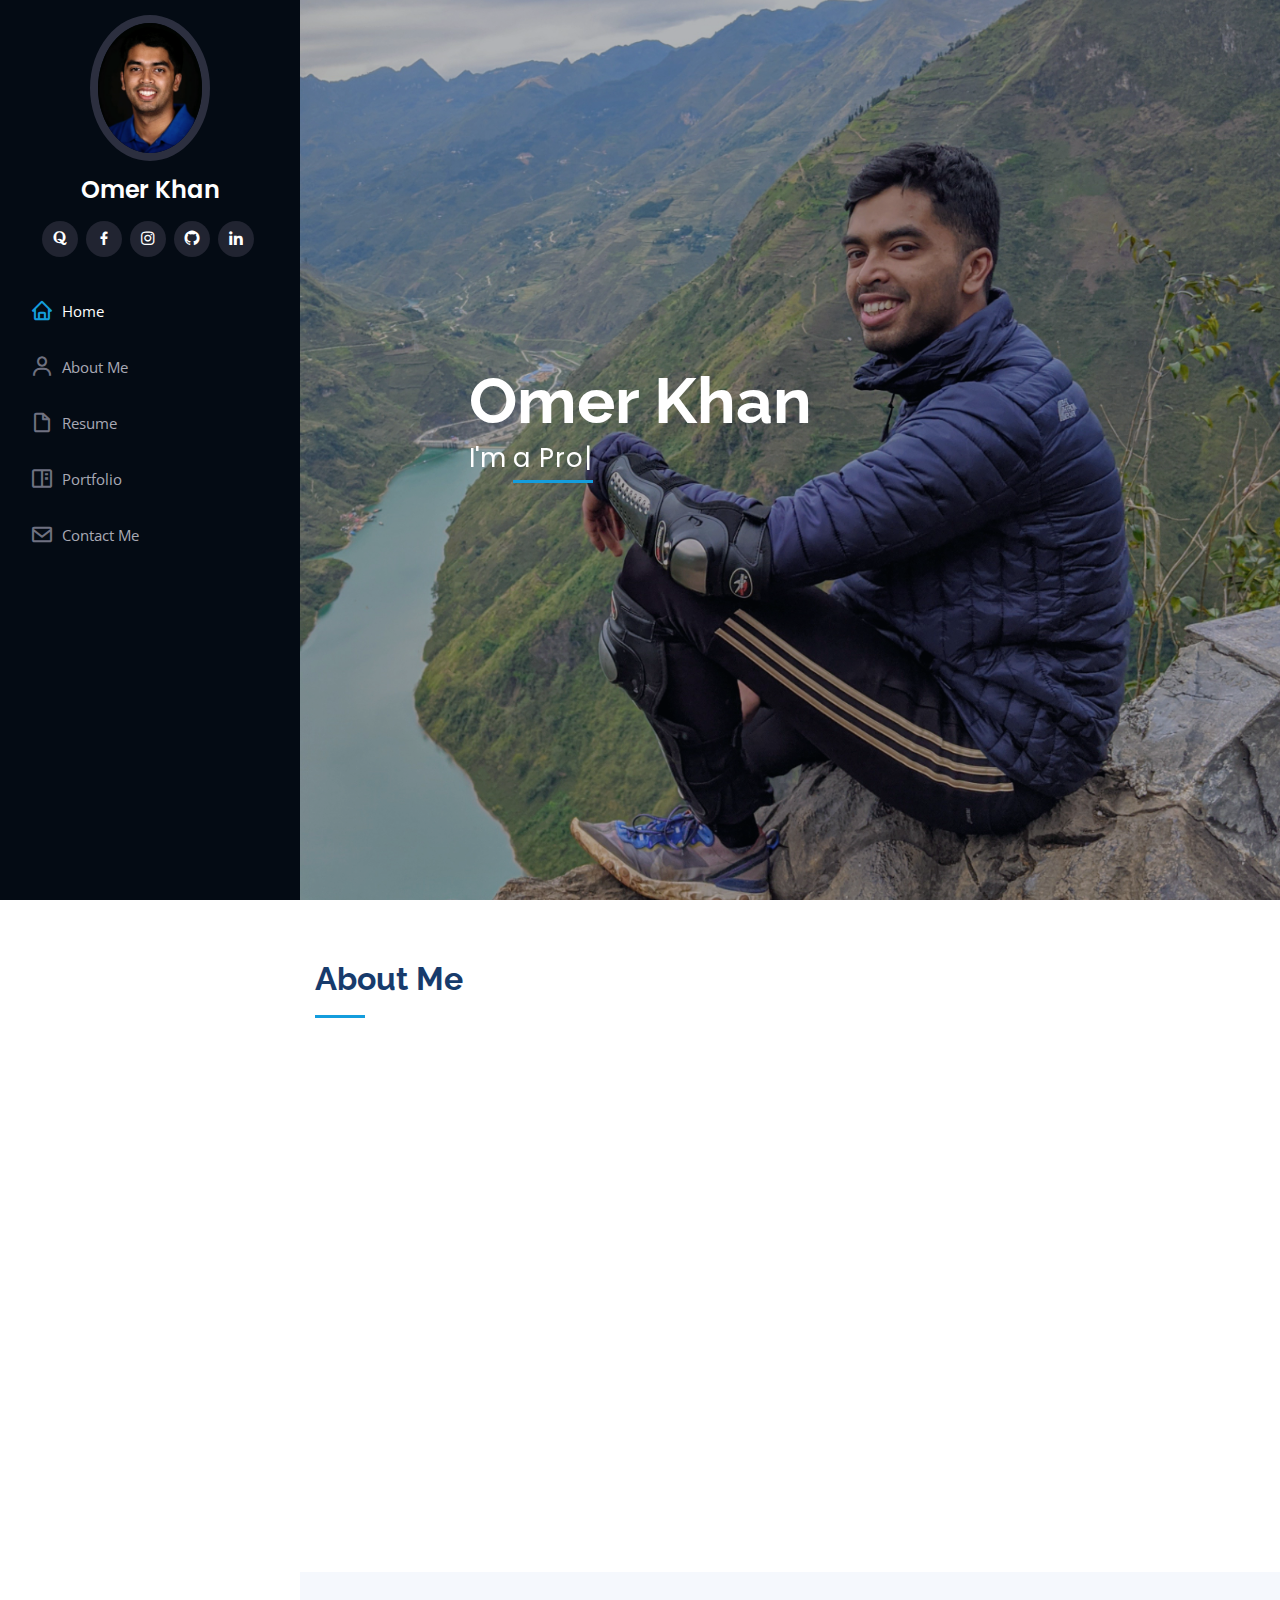
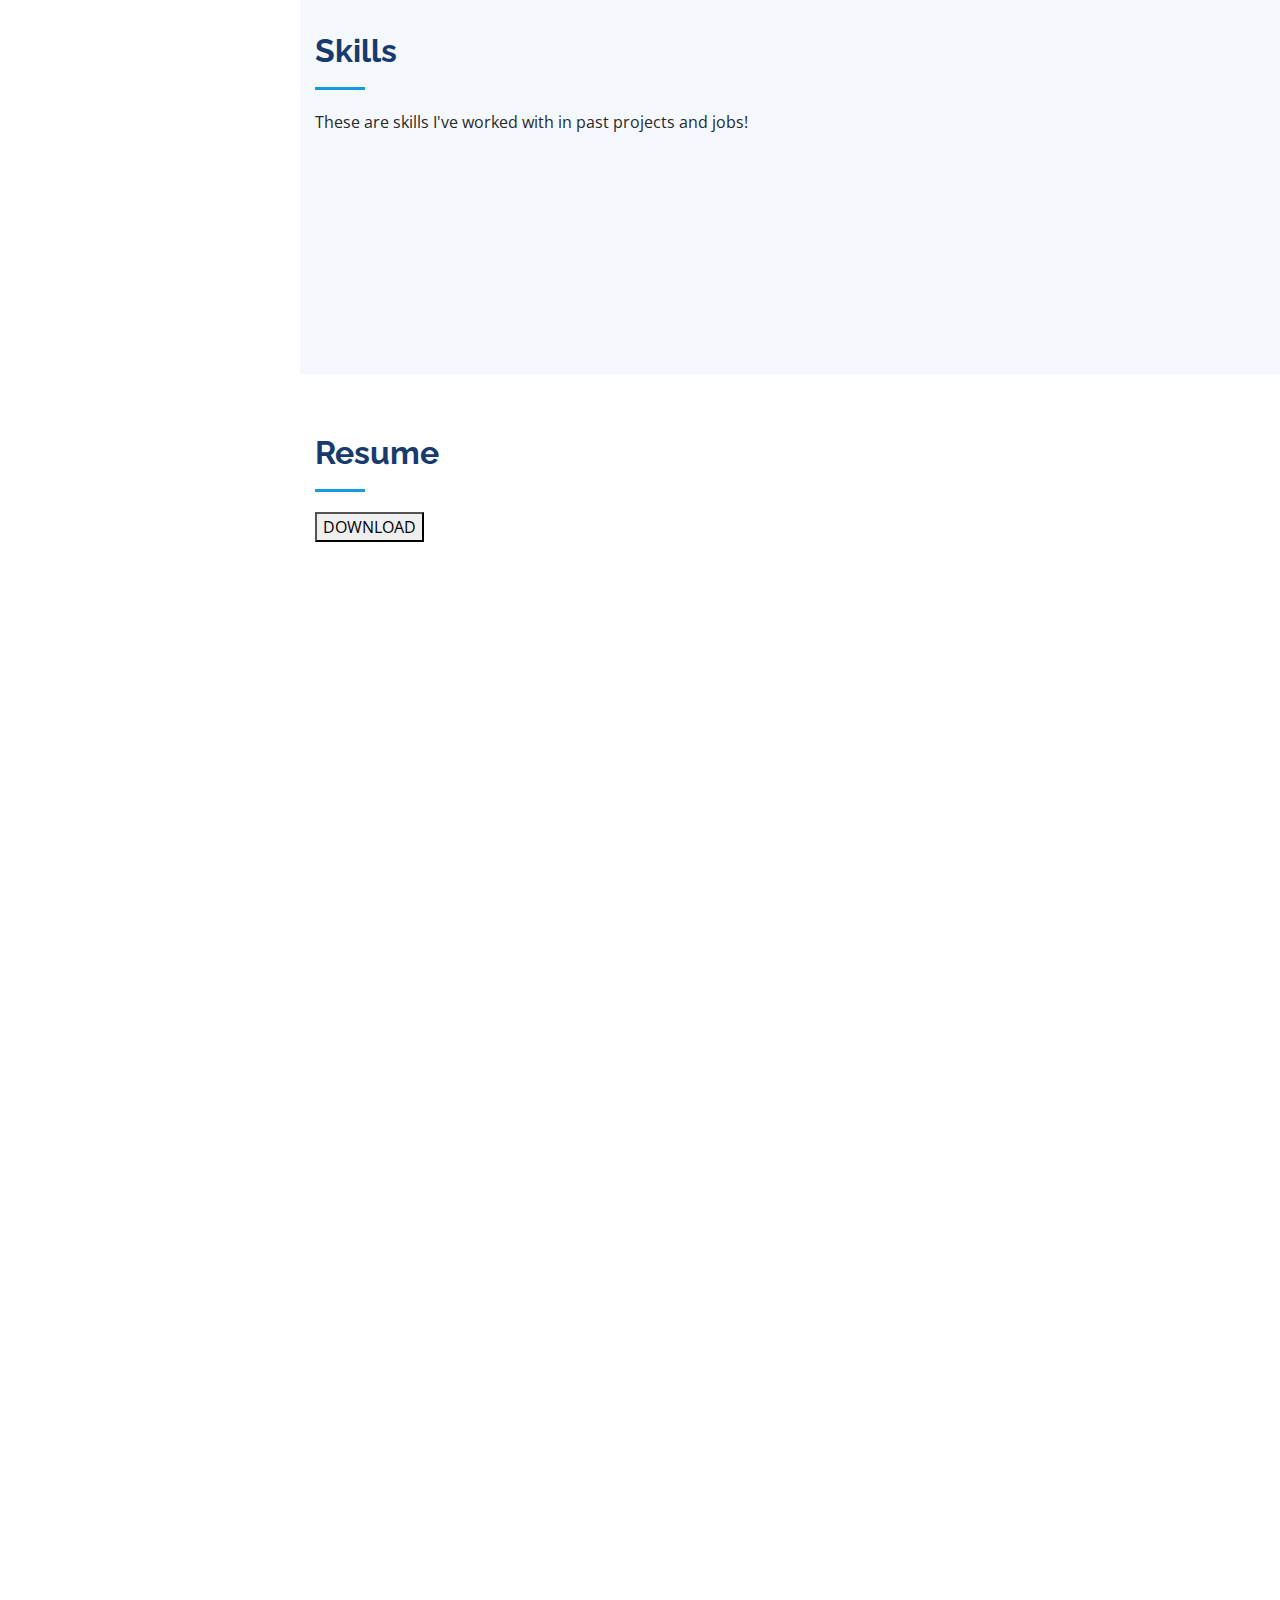
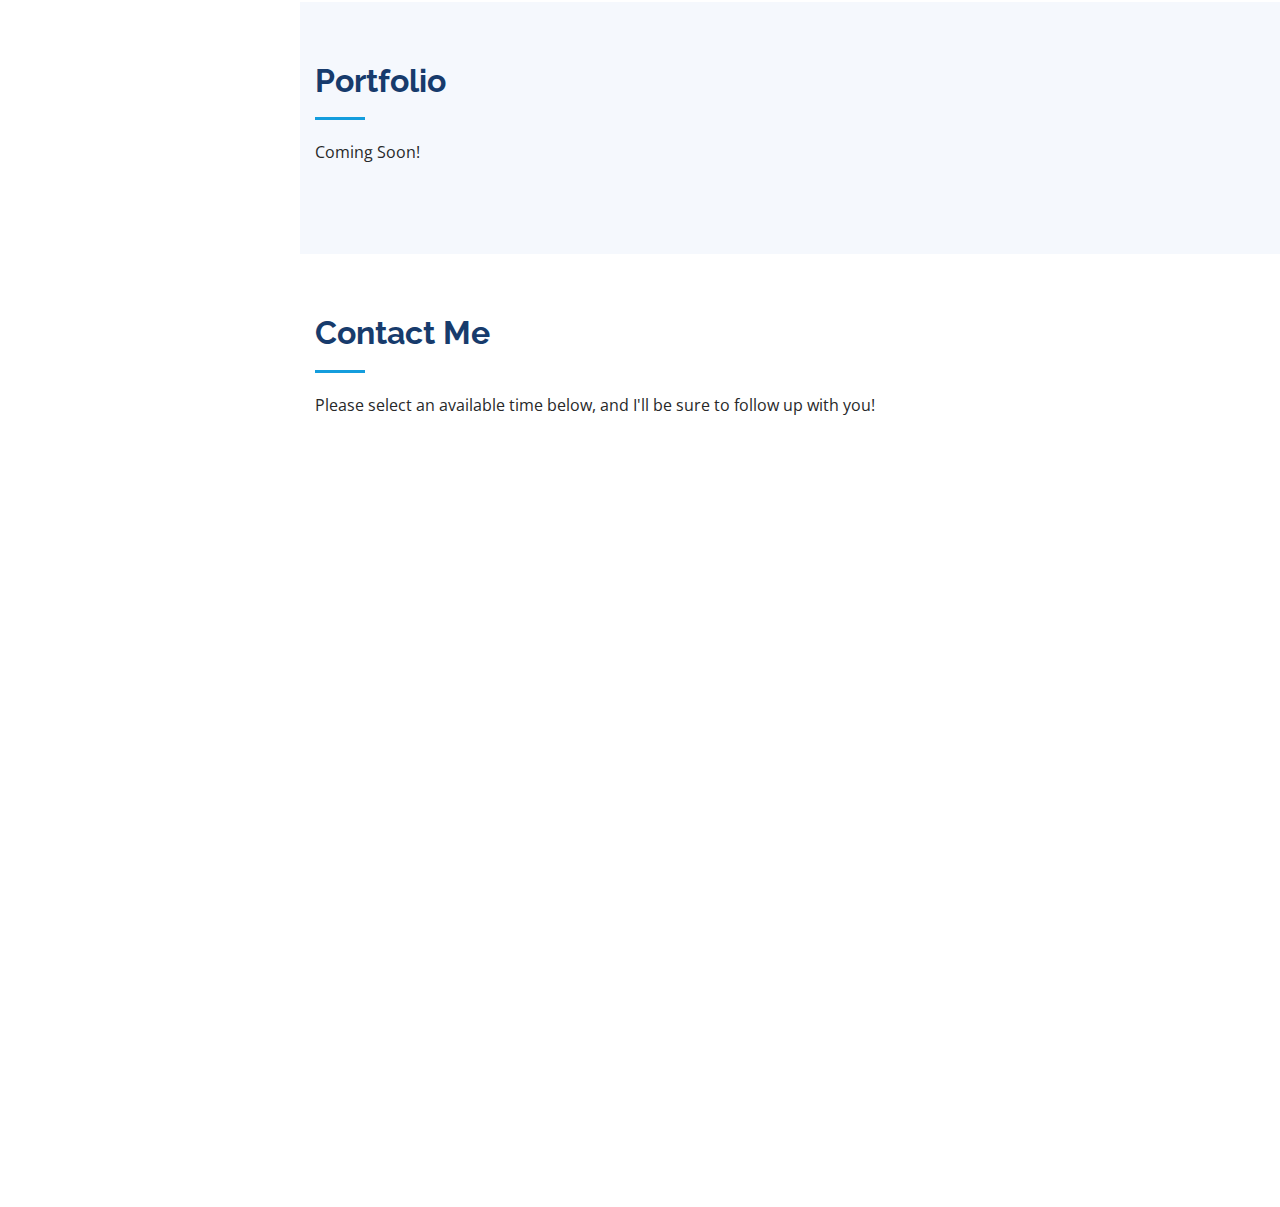
<file: index.html>
<!DOCTYPE html>
<html lang="en">

<head>

<!-- Global site tag (gtag.js) - Google Analytics -->
 <script async src="https://www.googletagmanager.com/gtag/js?id=UA-82872243-2"></script>
 <script>
  window.dataLayer = window.dataLayer || [];
  function gtag(){dataLayer.push(arguments);}
  gtag('js', new Date());

  gtag('config', 'UA-82872243-2');
  </script>

  <meta charset="utf-8">
  <meta content="width=device-width, initial-scale=1.0" name="viewport">

  <title>Omer Khan Personal Website</title>
  <meta content="" name="descriptison">
  <meta content="" name="keywords">


  <!-- Google Fonts -->
  <link href="https://fonts.googleapis.com/css?family=Open+Sans:300,300i,400,400i,600,600i,700,700i|Raleway:300,300i,400,400i,500,500i,600,600i,700,700i|Poppins:300,300i,400,400i,500,500i,600,600i,700,700i" rel="stylesheet">

  <!-- Vendor CSS Files -->
  <link href="assets/vendor/bootstrap/css/bootstrap.min.css" rel="stylesheet">
  <link href="assets/vendor/icofont/icofont.min.css" rel="stylesheet">
  <link href="assets/vendor/boxicons/css/boxicons.min.css" rel="stylesheet">
  <link href="assets/vendor/venobox/venobox.css" rel="stylesheet">
  <link href="assets/vendor/owl.carousel/assets/owl.carousel.min.css" rel="stylesheet">
  <link href="assets/vendor/aos/aos.css" rel="stylesheet">

  <!-- Template Main CSS File -->
  <link href="assets/css/style.css" rel="stylesheet">

  <!-- =======================================================
  * Template Name: iPortfolio - v1.2.1
  * Template URL: https://bootstrapmade.com/iportfolio-bootstrap-portfolio-websites-template/
  * Author: BootstrapMade.com
  * License: https://bootstrapmade.com/license/
  ======================================================== -->
</head>

<body>

  <!-- ======= Mobile nav toggle button ======= -->
  <button type="button" class="mobile-nav-toggle d-xl-none"><i class="icofont-navigation-menu"></i></button>

  <!-- ======= Header ======= -->
  <header id="header">
    <div class="d-flex flex-column">

      <div class="profile">
        <img src="assets/img/download.png" alt="" class="img-fluid rounded-circle">
        <h1 class="text-light"><a href="index.html">Omer Khan</a></h1>
        <div class="social-links mt-3 text-center">
          <a href="https://www.quora.com/profile/Omer-Khan-84" class="twitter"><i class="bx bxl-quora"></i></a>
          <a href="https://www.facebook.com/okhan32" class="facebook"><i class="bx bxl-facebook"></i></a>
          <a href="https://www.instagram.com/okhan32" class="instagram"><i class="bx bxl-instagram"></i></a>
          <a href="http://www.github.com/omerkhan3" class="google-plus"><i class="bx bxl-github"></i></a>
          <a href="http://www.linkedin.com/in/omerkhan3" class="linkedin"><i class="bx bxl-linkedin"></i></a>
        </div>
      </div>

      <nav class="nav-menu">
        <ul>
          <li class="active"><a href="#hero"><i class="bx bx-home"></i> <span>Home</span></a></li>
          <li><a href="#about"><i class="bx bx-user"></i> <span>About Me</span></a></li>
          <li><a href="#resume"><i class="bx bx-file-blank"></i> <span>Resume</span></a></li>
          <li><a href="#portfolio"><i class="bx bx-book-content"></i> Portfolio</a></li>
          <li><a href="#contact"><i class="bx bx-envelope"></i> Contact Me </a></li>

        </ul>
      </nav><!-- .nav-menu -->
      <button type="button" class="mobile-nav-toggle d-xl-none"><i class="icofont-navigation-menu"></i></button>

    </div>
  </header><!-- End Header -->

  <!-- ======= Hero Section ======= -->
  <section id="hero" class="d-flex flex-column justify-content-center align-items-center">
    <div class="hero-container" data-aos="fade-in">
      <h1>Omer Khan</h1>
      <p>I'm <span class="typed" data-typed-items="a Product Manager., a Developer., a Traveler., an Adventurer."></span></p>
    </div>
  </section><!-- End Hero -->

  <main id="main">

    <!-- ======= About Section ======= -->
    <section id="about" class="about">
      <div class="container">

        <div class="section-title">
          <h2>About Me</h2>
          <p></p>
        </div>

        <div class="row">
          <div class="col-lg-4" data-aos="fade-right">
            <img src="assets/img/profile-img.jpg" class="img-fluid" alt="">
          </div>
          <div class="col-lg-8 pt-4 pt-lg-0 content" data-aos="fade-left">
            <h3> Product Manager &amp; Software Engineer</h3>
            <p class="font-italic">
              I'm a Product Manager / Software Engineer with a passion for using technology to make advances in developing countries.  
            </p>
            <div class="row">
              <div class="col-lg-6">
                <ul>
                  <li><i class="icofont-rounded-right"></i> <strong>Website:</strong><a href= "http://www.omerkhan.us"> http://omerkhan.us </a> </li>
                  <li><i class="icofont-rounded-right"></i> <strong>City:</strong> New York, USA</li>
                  <li><i class="icofont-rounded-right"></i> <strong>Professional Interests:</strong> 
                  	<ul style='margin-left: 15%; list-style-type: circle'>
                  		<li> Consumer Products </li>
                  		<li> Financial Markets</li>
                  		<li>  VC in Emerging Markets</li>
                  	</ul>
                  </li>
                </ul>
              </div>
              <div class="col-lg-6">
                <ul>
                  <li><i class="icofont-rounded-right"></i> <strong>Degree:</strong> Computer Science </li>
                  <li><i class="icofont-rounded-right"></i> <strong>Email:</strong> okhan320@gmail.com </li>
                  <li><i class="icofont-rounded-right"></i> <strong>Personal Interests:</strong> 
                  	<ul style='margin-left: 15%; list-style-type: circle'>
                  		<li> Traveling </li>
                  		<li> Scuba Diving </li>
                  		<li> Horseback Riding, Sports </li>
                  	</ul>
                  </li>
                </ul>
              </div>
            </div>
            <p>
              I'm an ex-Software Engineer at J.P. Morgan in NYC, where I worked on an ultra-low latency electronic trading platform for the Equities desk for 1.5 years.  More recently, I was working in Cape Town, South Africa for half a year, where I worked on a research study with a company called GoMetro to use user movement data to assess water access points in Nigeria.  
            </p>
                  
          </div>
        </div>

      </div>
    </section><!-- End About Section -->



    <!-- ======= Skills Section ======= -->
    <section id="skills" class="skills section-bg">
      <div class="container">

        <div class="section-title">
          <h2>Skills</h2>
          <p> These are skills I've worked with in past projects and jobs! </p>
        </div>

        <div class="row skills-content">

          <div class="col-lg-6" data-aos="fade-up">

            <div class="progress">
              <span class="skill">Python <i class="val">80%</i></span>
              <div class="progress-bar-wrap">
                <div class="progress-bar" role="progressbar" aria-valuenow="80" aria-valuemin="0" aria-valuemax="100"></div>
              </div>
            </div>

            <div class="progress">
              <span class="skill">C++ <i class="val">60%</i></span>
              <div class="progress-bar-wrap">
                <div class="progress-bar" role="progressbar" aria-valuenow="60" aria-valuemin="0" aria-valuemax="100"></div>
              </div>
            </div>

            <div class="progress">
              <span class="skill">Java <i class="val">60%</i></span>
              <div class="progress-bar-wrap">
                <div class="progress-bar" role="progressbar" aria-valuenow="60" aria-valuemin="0" aria-valuemax="100"></div>
              </div>
            </div>

          </div>

          <div class="col-lg-6" data-aos="fade-up" data-aos-delay="100">

            <div class="progress">
              <span class="skill">SQL <i class="val">60%</i></span>
              <div class="progress-bar-wrap">
                <div class="progress-bar" role="progressbar" aria-valuenow="60" aria-valuemin="0" aria-valuemax="100"></div>
              </div>
            </div>

            <div class="progress">
              <span class="skill">Product Management <i class="val">80%</i></span>
              <div class="progress-bar-wrap">
                <div class="progress-bar" role="progressbar" aria-valuenow="80" aria-valuemin="0" aria-valuemax="100"></div>
              </div>
            </div>

            <div class="progress">
              <span class="skill">Unix <i class="val">90%</i></span>
              <div class="progress-bar-wrap">
                <div class="progress-bar" role="progressbar" aria-valuenow="90" aria-valuemin="0" aria-valuemax="100"></div>
              </div>
            </div>

          </div>

        </div>

      </div>
    </section><!-- End Skills Section -->

    <!-- ======= Resume Section ======= -->
    <section id="resume" class="resume">
      <div class="container">

        <div class="section-title">
          <h2>Resume</h2>
          <p>  <a href = "Omer Khan Resume.pdf" > <button type="submit">  DOWNLOAD </button> </a> </p>
        </div>

        <div class="row">
          <div class="col-lg-6" data-aos="fade-up">
            <h3 class="resume-title">Sumary</h3>
            <div class="resume-item pb-0">
              <h4>Omer Khan</h4>
              <p><em>Innovative Product Manager with experience leveraging technical background to create impactful solutions. </em></p>
              <ul>
                <li> <a href = "https://www.linkdin.com/in/omerkhan3"> Omer's LinkedIn </a></li>
                <li>okhan320@gmail.com</li>
              </ul>
            </div>

            <h3 class="resume-title">Education</h3>
            <div class="resume-item">
              <h4>B.A. in Computer Science, Minor in Economics</h4>
              <h5>2014 - 2018</h5>
              <p><em>Wayne State University, Detroit, Michigan</em></p>
              <p>Cumulative GPA: 3.82 / 4.00 </p>
              <p> Major GPA: 3.92 / 4.0</p>
            </div>
          </div>
          <div class="col-lg-6" data-aos="fade-up" data-aos-delay="100">
            <h3 class="resume-title">Professional Experience</h3>
            <div class="resume-item">
              <h4>Technical Product Manager</h4>
              <h5> Jan 2020 - Jul 2020 </h5>
              <p><em>GoMetro, Cape Town, South Africa </em></p>
              <ul>
                <li>Developed product roadmaps, technical architecture, and business requirements for a mobile platform that utilizes USSD survey responses and
				location data from 1000 testers to analyze water point effectiveness in Nigeria.</li>
                <li>Generated recommendation on third-party movement tracking providers by conducting a comparative analysis utilizing Python and Unix to post-process and visualize API trip data in KML format. </li>
                <li>Created the GoMetro API in Flask and PostgreSQL with usage documentation to process location coordinates and generate USSD survey questions based on response history.</li>
              </ul>
            </div>
            <div class="resume-item">
              <h4>Software Engineer</h4>
              <h5>Jul 2018 - Dec 2019 </h5>
              <p><em>J.P. Morgan, New York, NY </em> </p>
              <ul>
                <li > Implemented multiple MiFID regulatory risk checks and quantitative limit
				checks in C++ for clients leveraging extensive reference data and market
				positions. </li>
 				<li> Developed test drivers that measure order execution latency and provide
				statistical analysis on the results using Python. Used these findings to find
				bottlenecks and optimize execution speed of C++ codebase. </li>
				<li> Managed full release cycles and provided production support during North
				American trading hours for client connectivity and data integrity issues using
				Python, C++, and Bash. </li>
              </ul>
            </div>

      </div>
    </section><!-- End Resume Section -->

    <!-- ======= Portfolio Section ======= -->
    <section id="portfolio" class="portfolio section-bg">
      <div class="container">

        <div class="section-title">
          <h2>Portfolio</h2>
          <p> Coming Soon! </p>
        </div>

        <!-- <div class="row" data-aos="fade-up">
          <div class="col-lg-12 d-flex justify-content-center">
            <ul id="portfolio-flters">
              <li data-filter="*" class="filter-active">All</li>
              <li data-filter=".filter-app">App</li>
              <li data-filter=".filter-card">Card</li>
              <li data-filter=".filter-web">Web</li>
            </ul>
          </div>
        </div>

        <div class="row portfolio-container" data-aos="fade-up" data-aos-delay="100">

          <div class="col-lg-4 col-md-6 portfolio-item filter-app">
            <div class="portfolio-wrap">
              <img src="assets/img/portfolio/portfolio-1.jpg" class="img-fluid" alt="">
              <div class="portfolio-links">
                <a href="assets/img/portfolio/portfolio-1.jpg" data-gall="portfolioGallery" class="venobox" title="App 1"><i class="bx bx-plus"></i></a>
                <a href="portfolio-details.html" title="More Details"><i class="bx bx-link"></i></a>
              </div>
            </div>
          </div>

          <div class="col-lg-4 col-md-6 portfolio-item filter-web">
            <div class="portfolio-wrap">
              <img src="assets/img/portfolio/portfolio-2.jpg" class="img-fluid" alt="">
              <div class="portfolio-links">
                <a href="assets/img/portfolio/portfolio-2.jpg" data-gall="portfolioGallery" class="venobox" title="Web 3"><i class="bx bx-plus"></i></a>
                <a href="portfolio-details.html" title="More Details"><i class="bx bx-link"></i></a>
              </div>
            </div>
          </div>

          <div class="col-lg-4 col-md-6 portfolio-item filter-app">
            <div class="portfolio-wrap">
              <img src="assets/img/portfolio/portfolio-3.jpg" class="img-fluid" alt="">
              <div class="portfolio-links">
                <a href="assets/img/portfolio/portfolio-3.jpg" data-gall="portfolioGallery" class="venobox" title="App 2"><i class="bx bx-plus"></i></a>
                <a href="portfolio-details.html" title="More Details"><i class="bx bx-link"></i></a>
              </div>
            </div>
          </div>

          <div class="col-lg-4 col-md-6 portfolio-item filter-card">
            <div class="portfolio-wrap">
              <img src="assets/img/portfolio/portfolio-4.jpg" class="img-fluid" alt="">
              <div class="portfolio-links">
                <a href="assets/img/portfolio/portfolio-4.jpg" data-gall="portfolioGallery" class="venobox" title="Card 2"><i class="bx bx-plus"></i></a>
                <a href="portfolio-details.html" title="More Details"><i class="bx bx-link"></i></a>
              </div>
            </div>
          </div>

          <div class="col-lg-4 col-md-6 portfolio-item filter-web">
            <div class="portfolio-wrap">
              <img src="assets/img/portfolio/portfolio-5.jpg" class="img-fluid" alt="">
              <div class="portfolio-links">
                <a href="assets/img/portfolio/portfolio-5.jpg" data-gall="portfolioGallery" class="venobox" title="Web 2"><i class="bx bx-plus"></i></a>
                <a href="portfolio-details.html" title="More Details"><i class="bx bx-link"></i></a>
              </div>
            </div>
          </div>

          <div class="col-lg-4 col-md-6 portfolio-item filter-app">
            <div class="portfolio-wrap">
              <img src="assets/img/portfolio/portfolio-6.jpg" class="img-fluid" alt="">
              <div class="portfolio-links">
                <a href="assets/img/portfolio/portfolio-6.jpg" data-gall="portfolioGallery" class="venobox" title="App 3"><i class="bx bx-plus"></i></a>
                <a href="portfolio-details.html" title="More Details"><i class="bx bx-link"></i></a>
              </div>
            </div>
          </div>

          <div class="col-lg-4 col-md-6 portfolio-item filter-card">
            <div class="portfolio-wrap">
              <img src="assets/img/portfolio/portfolio-7.jpg" class="img-fluid" alt="">
              <div class="portfolio-links">
                <a href="assets/img/portfolio/portfolio-7.jpg" data-gall="portfolioGallery" class="venobox" title="Card 1"><i class="bx bx-plus"></i></a>
                <a href="portfolio-details.html" title="More Details"><i class="bx bx-link"></i></a>
              </div>
            </div>
          </div>

          <div class="col-lg-4 col-md-6 portfolio-item filter-card">
            <div class="portfolio-wrap">
              <img src="assets/img/portfolio/portfolio-8.jpg" class="img-fluid" alt="">
              <div class="portfolio-links">
                <a href="assets/img/portfolio/portfolio-8.jpg" data-gall="portfolioGallery" class="venobox" title="Card 3"><i class="bx bx-plus"></i></a>
                <a href="portfolio-details.html" title="More Details"><i class="bx bx-link"></i></a>
              </div>
            </div>
          </div>

          <div class="col-lg-4 col-md-6 portfolio-item filter-web">
            <div class="portfolio-wrap">
              <img src="assets/img/portfolio/portfolio-9.jpg" class="img-fluid" alt="">
              <div class="portfolio-links">
                <a href="assets/img/portfolio/portfolio-9.jpg" data-gall="portfolioGallery" class="venobox" title="Web 3"><i class="bx bx-plus"></i></a>
                <a href="portfolio-details.html" title="More Details"><i class="bx bx-link"></i></a>
              </div>
            </div>
          </div> -->

        <!-- </div> -->

      </div>
    </section><!-- End Portfolio Section -->



    <!-- ======= Contact Section ======= -->
    <section id="contact" class="contact">
      <div class="container">

        <div class="section-title">

          <h2>Contact Me</h2>
          
          <p> Please select an available time below, and I'll be sure to follow up with you! </p>
        </div>

        <div class="row" data-aos="fade-in">      
<!-- Calendly inline widget begin -->
<div class="calendly-inline-widget" data-url="https://calendly.com/omerkhan3" style="min-width:320px;height:630px;"></div>
<script type="text/javascript" src="https://assets.calendly.com/assets/external/widget.js"></script>
<!-- Calendly inline widget end -->
        </div>

      </div>
    </section><!-- End Contact Section -->

  </main><!-- End #main -->

  <!-- ======= Footer ======= -->
  <footer id="footer">
    <div class="container">
    </div>
  </footer><!-- End  Footer -->

  <a href="#" class="back-to-top"><i class="icofont-simple-up"></i></a>

  <!-- Vendor JS Files -->
  <script src="assets/vendor/jquery/jquery.min.js"></script>
  <script src="assets/vendor/bootstrap/js/bootstrap.bundle.min.js"></script>
  <script src="assets/vendor/jquery.easing/jquery.easing.min.js"></script>
  <script src="assets/vendor/php-email-form/validate.js"></script>
  <script src="assets/vendor/waypoints/jquery.waypoints.min.js"></script>
  <script src="assets/vendor/counterup/counterup.min.js"></script>
  <script src="assets/vendor/isotope-layout/isotope.pkgd.min.js"></script>
  <script src="assets/vendor/venobox/venobox.min.js"></script>
  <script src="assets/vendor/owl.carousel/owl.carousel.min.js"></script>
  <script src="assets/vendor/typed.js/typed.min.js"></script>
  <script src="assets/vendor/aos/aos.js"></script>

  <!-- Template Main JS File -->
  <script src="assets/js/main.js"></script>

</body>

</html>
</file>
<file: assets/vendor/venobox/venobox.css>
/* ------ venobox.css --------*/
.vbox-overlay *, .vbox-overlay *:before, .vbox-overlay *:after{
    -webkit-backface-visibility: hidden;
    -webkit-box-sizing:border-box;
    -moz-box-sizing:border-box;
    box-sizing:border-box;
}
.vbox-overlay * { 
    -webkit-backface-visibility: visible;
    backface-visibility: visible;
}
.vbox-overlay{
    display: -webkit-flex;
    display: flex;
    -webkit-flex-direction: column;
    flex-direction: column;
    -webkit-justify-content: center;
    justify-content: center;
    -webkit-align-items: center;
    align-items: center;
    position: fixed;
    left: 0;
    top: 0;
    bottom: 0;
    right: 0;
    z-index: 1040;
    -webkit-transform:translateZ(1000px);
    transform: translateZ(1000px);
    transform-style: preserve-3d;
}

/* ----- navigation ----- */
.vbox-title{
    width: 100%;
    height: 40px;
    float: left;
    text-align: center;
    line-height: 28px;
    font-size: 12px;
    padding: 6px 40px;
    overflow: hidden;
    position: fixed;
    display: none;
    left: 0;
    z-index: 1050;
}
.vbox-close{
    cursor: pointer;
    position: fixed;
    top: -1px;
    right: 0;
    width: 50px;
    height: 40px;
    padding: 6px;
    display: block;
    background-position:10px center;
    overflow: hidden;
    font-size: 24px;
    line-height: 1;
    text-align: center;
    z-index: 1050;
}
.vbox-num{
    cursor: pointer;
    position: fixed;
    left: 0;
    height: 40px;
    display: block;
    overflow: hidden;
    line-height: 28px;
    font-size: 12px;
    padding: 6px 10px;
    display: none;
    z-index: 1050;
}
/* ----- navigation ARROWS ----- */
.vbox-next, .vbox-prev{
    position: fixed;
    top: 50%;
    margin-top: -15px;
    overflow: hidden;
    cursor: pointer;
    display: block;
    width: 45px;
    height: 45px;
    z-index: 1050;
}
.vbox-next span, .vbox-prev span{
    position: relative;
    width: 20px;
    height: 20px;
    border: 2px solid transparent;
    border-top-color: #B6B6B6;
    border-right-color: #B6B6B6;
    text-indent: -100px;
    position: absolute;
    top: 8px;
    display: block;
}
.vbox-prev{
    left: 15px;
}
.vbox-next{
    right: 15px;
}
.vbox-prev span{
    left: 10px;
    -ms-transform: rotate(-135deg);
    -webkit-transform: rotate(-135deg);
    transform: rotate(-135deg);
}
.vbox-next span{
    -ms-transform: rotate(45deg);
    -webkit-transform: rotate(45deg);
    transform: rotate(45deg);
    right: 10px;
}
/* ------- inline window ------ */
.vbox-inline{
    width: 420px;
    height: 315px;
    height: 70vh;
    padding: 10px;
    background: #fff;
    margin: 0 auto;
    overflow: auto;
    text-align: left;
}
/* ------- Video & iFrames window ------ */
.venoframe{
    max-width: 100%;
    width: 100%;
    border: none;
    width: 100%;
    height: 260px;
    height: 70vh;
}
.venoframe.vbvid{
    height: 260px;
}
@media (min-width: 768px) {
    .venoframe, .vbox-inline{
        width: 90%;
        height: 360px;
        height: 70vh;
    }
    .venoframe.vbvid{
        width: 640px;
        height: 360px;
    }
}
@media (min-width: 992px) {
    .venoframe, .vbox-inline{
        max-width: 1200px;
        width: 80%;
        height: 540px;
        height: 70vh;
    }
    .venoframe.vbvid{
        width: 960px;
        height: 540px;
    }
}
/* 
Please do NOT edit this part! 
or at least read this note: http://i.imgur.com/7C0ws9e.gif
*/
.vbox-open{
    overflow: hidden;
}
.vbox-container{
    position: absolute;
    left: 0;
    right: 0;
    top: 0;
    bottom: 0;
    overflow-x: hidden;
    overflow-y: scroll;
    overflow-scrolling: touch;
    -webkit-overflow-scrolling: touch;
    z-index: 20;
    max-height: 100%;

}

.vbox-content{
    text-align: center;
    float: left;
    width: 100%;
    position: relative;
    overflow: hidden;
    padding: 20px 4%;
}
.vbox-container img{
    max-width: 100%;
    height: auto;
}
.vbox-figlio{
    box-shadow: 0 0 12px rgba(0,0,0,0.19), 0 6px 6px rgba(0,0,0,0.23);
    max-width: 100%;
    text-align: initial;
}
img.vbox-figlio{
    -webkit-user-select: none;
-khtml-user-select: none;
-moz-user-select: none;
-o-user-select: none;
user-select: none;
}
.vbox-content.swipe-left{
    margin-left: -200px !important;
}
.vbox-content.swipe-right{
    margin-left: 200px !important;
}
.vbox-animated{
    webkit-transition: margin 300ms ease-out;
    transition: margin 300ms ease-out;
}

/* ---------- preloader ----------
 * SPINKIT 
 * http://tobiasahlin.com/spinkit/
-------------------------------- */
.sk-double-bounce,.sk-rotating-plane{width:40px;height:40px;margin:40px auto}.sk-rotating-plane{background-color:#333;-webkit-animation:sk-rotatePlane 1.2s infinite ease-in-out;animation:sk-rotatePlane 1.2s infinite ease-in-out}@-webkit-keyframes sk-rotatePlane{0%{-webkit-transform:perspective(120px) rotateX(0) rotateY(0);transform:perspective(120px) rotateX(0) rotateY(0)}50%{-webkit-transform:perspective(120px) rotateX(-180.1deg) rotateY(0);transform:perspective(120px) rotateX(-180.1deg) rotateY(0)}100%{-webkit-transform:perspective(120px) rotateX(-180deg) rotateY(-179.9deg);transform:perspective(120px) rotateX(-180deg) rotateY(-179.9deg)}}@keyframes sk-rotatePlane{0%{-webkit-transform:perspective(120px) rotateX(0) rotateY(0);transform:perspective(120px) rotateX(0) rotateY(0)}50%{-webkit-transform:perspective(120px) rotateX(-180.1deg) rotateY(0);transform:perspective(120px) rotateX(-180.1deg) rotateY(0)}100%{-webkit-transform:perspective(120px) rotateX(-180deg) rotateY(-179.9deg);transform:perspective(120px) rotateX(-180deg) rotateY(-179.9deg)}}.sk-double-bounce{position:relative}.sk-double-bounce .sk-child{width:100%;height:100%;border-radius:50%;background-color:#333;opacity:.6;position:absolute;top:0;left:0;-webkit-animation:sk-doubleBounce 2s infinite ease-in-out;animation:sk-doubleBounce 2s infinite ease-in-out}.sk-chasing-dots .sk-child,.sk-spinner-pulse,.sk-three-bounce .sk-child{background-color:#333;border-radius:100%}.sk-double-bounce .sk-double-bounce2{-webkit-animation-delay:-1s;animation-delay:-1s}@-webkit-keyframes sk-doubleBounce{0%,100%{-webkit-transform:scale(0);transform:scale(0)}50%{-webkit-transform:scale(1);transform:scale(1)}}@keyframes sk-doubleBounce{0%,100%{-webkit-transform:scale(0);transform:scale(0)}50%{-webkit-transform:scale(1);transform:scale(1)}}.sk-wave{margin:40px auto;width:50px;height:40px;text-align:center;font-size:10px}.sk-wave .sk-rect{background-color:#333;height:100%;width:6px;display:inline-block;-webkit-animation:sk-waveStretchDelay 1.2s infinite ease-in-out;animation:sk-waveStretchDelay 1.2s infinite ease-in-out}.sk-wave .sk-rect1{-webkit-animation-delay:-1.2s;animation-delay:-1.2s}.sk-wave .sk-rect2{-webkit-animation-delay:-1.1s;animation-delay:-1.1s}.sk-wave .sk-rect3{-webkit-animation-delay:-1s;animation-delay:-1s}.sk-wave .sk-rect4{-webkit-animation-delay:-.9s;animation-delay:-.9s}.sk-wave .sk-rect5{-webkit-animation-delay:-.8s;animation-delay:-.8s}@-webkit-keyframes sk-waveStretchDelay{0%,100%,40%{-webkit-transform:scaleY(.4);transform:scaleY(.4)}20%{-webkit-transform:scaleY(1);transform:scaleY(1)}}@keyframes sk-waveStretchDelay{0%,100%,40%{-webkit-transform:scaleY(.4);transform:scaleY(.4)}20%{-webkit-transform:scaleY(1);transform:scaleY(1)}}.sk-wandering-cubes{margin:40px auto;width:40px;height:40px;position:relative}.sk-wandering-cubes .sk-cube{background-color:#333;width:10px;height:10px;position:absolute;top:0;left:0;-webkit-animation:sk-wanderingCube 1.8s ease-in-out -1.8s infinite both;animation:sk-wanderingCube 1.8s ease-in-out -1.8s infinite both}.sk-chasing-dots,.sk-spinner-pulse{width:40px;height:40px;margin:40px auto}.sk-wandering-cubes .sk-cube2{-webkit-animation-delay:-.9s;animation-delay:-.9s}@-webkit-keyframes sk-wanderingCube{0%{-webkit-transform:rotate(0);transform:rotate(0)}25%{-webkit-transform:translateX(30px) rotate(-90deg) scale(.5);transform:translateX(30px) rotate(-90deg) scale(.5)}50%{-webkit-transform:translateX(30px) translateY(30px) rotate(-179deg);transform:translateX(30px) translateY(30px) rotate(-179deg)}50.1%{-webkit-transform:translateX(30px) translateY(30px) rotate(-180deg);transform:translateX(30px) translateY(30px) rotate(-180deg)}75%{-webkit-transform:translateX(0) translateY(30px) rotate(-270deg) scale(.5);transform:translateX(0) translateY(30px) rotate(-270deg) scale(.5)}100%{-webkit-transform:rotate(-360deg);transform:rotate(-360deg)}}@keyframes sk-wanderingCube{0%{-webkit-transform:rotate(0);transform:rotate(0)}25%{-webkit-transform:translateX(30px) rotate(-90deg) scale(.5);transform:translateX(30px) rotate(-90deg) scale(.5)}50%{-webkit-transform:translateX(30px) translateY(30px) rotate(-179deg);transform:translateX(30px) translateY(30px) rotate(-179deg)}50.1%{-webkit-transform:translateX(30px) translateY(30px) rotate(-180deg);transform:translateX(30px) translateY(30px) rotate(-180deg)}75%{-webkit-transform:translateX(0) translateY(30px) rotate(-270deg) scale(.5);transform:translateX(0) translateY(30px) rotate(-270deg) scale(.5)}100%{-webkit-transform:rotate(-360deg);transform:rotate(-360deg)}}.sk-spinner-pulse{-webkit-animation:sk-pulseScaleOut 1s infinite ease-in-out;animation:sk-pulseScaleOut 1s infinite ease-in-out}@-webkit-keyframes sk-pulseScaleOut{0%{-webkit-transform:scale(0);transform:scale(0)}100%{-webkit-transform:scale(1);transform:scale(1);opacity:0}}@keyframes sk-pulseScaleOut{0%{-webkit-transform:scale(0);transform:scale(0)}100%{-webkit-transform:scale(1);transform:scale(1);opacity:0}}.sk-chasing-dots{position:relative;text-align:center;-webkit-animation:sk-chasingDotsRotate 2s infinite linear;animation:sk-chasingDotsRotate 2s infinite linear}.sk-chasing-dots .sk-child{width:60%;height:60%;display:inline-block;position:absolute;top:0;-webkit-animation:sk-chasingDotsBounce 2s infinite ease-in-out;animation:sk-chasingDotsBounce 2s infinite ease-in-out}.sk-chasing-dots .sk-dot2{top:auto;bottom:0;-webkit-animation-delay:-1s;animation-delay:-1s}@-webkit-keyframes sk-chasingDotsRotate{100%{-webkit-transform:rotate(360deg);transform:rotate(360deg)}}@keyframes sk-chasingDotsRotate{100%{-webkit-transform:rotate(360deg);transform:rotate(360deg)}}@-webkit-keyframes sk-chasingDotsBounce{0%,100%{-webkit-transform:scale(0);transform:scale(0)}50%{-webkit-transform:scale(1);transform:scale(1)}}@keyframes sk-chasingDotsBounce{0%,100%{-webkit-transform:scale(0);transform:scale(0)}50%{-webkit-transform:scale(1);transform:scale(1)}}.sk-three-bounce{margin:40px auto;width:80px;text-align:center}.sk-three-bounce .sk-child{width:20px;height:20px;display:inline-block;-webkit-animation:sk-three-bounce 1.4s ease-in-out 0s infinite both;animation:sk-three-bounce 1.4s ease-in-out 0s infinite both}.sk-circle .sk-child:before,.sk-fading-circle .sk-circle:before{display:block;border-radius:100%;content:'';background-color:#333}.sk-three-bounce .sk-bounce1{-webkit-animation-delay:-.32s;animation-delay:-.32s}.sk-three-bounce .sk-bounce2{-webkit-animation-delay:-.16s;animation-delay:-.16s}@-webkit-keyframes sk-three-bounce{0%,100%,80%{-webkit-transform:scale(0);transform:scale(0)}40%{-webkit-transform:scale(1);transform:scale(1)}}@keyframes sk-three-bounce{0%,100%,80%{-webkit-transform:scale(0);transform:scale(0)}40%{-webkit-transform:scale(1);transform:scale(1)}}.sk-circle{margin:40px auto;width:40px;height:40px;position:relative}.sk-circle .sk-child{width:100%;height:100%;position:absolute;left:0;top:0}.sk-circle .sk-child:before{margin:0 auto;width:15%;height:15%;-webkit-animation:sk-circleBounceDelay 1.2s infinite ease-in-out both;animation:sk-circleBounceDelay 1.2s infinite ease-in-out both}.sk-circle .sk-circle2{-webkit-transform:rotate(30deg);-ms-transform:rotate(30deg);transform:rotate(30deg)}.sk-circle .sk-circle3{-webkit-transform:rotate(60deg);-ms-transform:rotate(60deg);transform:rotate(60deg)}.sk-circle .sk-circle4{-webkit-transform:rotate(90deg);-ms-transform:rotate(90deg);transform:rotate(90deg)}.sk-circle .sk-circle5{-webkit-transform:rotate(120deg);-ms-transform:rotate(120deg);transform:rotate(120deg)}.sk-circle .sk-circle6{-webkit-transform:rotate(150deg);-ms-transform:rotate(150deg);transform:rotate(150deg)}.sk-circle .sk-circle7{-webkit-transform:rotate(180deg);-ms-transform:rotate(180deg);transform:rotate(180deg)}.sk-circle .sk-circle8{-webkit-transform:rotate(210deg);-ms-transform:rotate(210deg);transform:rotate(210deg)}.sk-circle .sk-circle9{-webkit-transform:rotate(240deg);-ms-transform:rotate(240deg);transform:rotate(240deg)}.sk-circle .sk-circle10{-webkit-transform:rotate(270deg);-ms-transform:rotate(270deg);transform:rotate(270deg)}.sk-circle .sk-circle11{-webkit-transform:rotate(300deg);-ms-transform:rotate(300deg);transform:rotate(300deg)}.sk-circle .sk-circle12{-webkit-transform:rotate(330deg);-ms-transform:rotate(330deg);transform:rotate(330deg)}.sk-circle .sk-circle2:before{-webkit-animation-delay:-1.1s;animation-delay:-1.1s}.sk-circle .sk-circle3:before{-webkit-animation-delay:-1s;animation-delay:-1s}.sk-circle .sk-circle4:before{-webkit-animation-delay:-.9s;animation-delay:-.9s}.sk-circle .sk-circle5:before{-webkit-animation-delay:-.8s;animation-delay:-.8s}.sk-circle .sk-circle6:before{-webkit-animation-delay:-.7s;animation-delay:-.7s}.sk-circle .sk-circle7:before{-webkit-animation-delay:-.6s;animation-delay:-.6s}.sk-circle .sk-circle8:before{-webkit-animation-delay:-.5s;animation-delay:-.5s}.sk-circle .sk-circle9:before{-webkit-animation-delay:-.4s;animation-delay:-.4s}.sk-circle .sk-circle10:before{-webkit-animation-delay:-.3s;animation-delay:-.3s}.sk-circle .sk-circle11:before{-webkit-animation-delay:-.2s;animation-delay:-.2s}.sk-circle .sk-circle12:before{-webkit-animation-delay:-.1s;animation-delay:-.1s}@-webkit-keyframes sk-circleBounceDelay{0%,100%,80%{-webkit-transform:scale(0);transform:scale(0)}40%{-webkit-transform:scale(1);transform:scale(1)}}@keyframes sk-circleBounceDelay{0%,100%,80%{-webkit-transform:scale(0);transform:scale(0)}40%{-webkit-transform:scale(1);transform:scale(1)}}.sk-cube-grid{width:40px;height:40px;margin:40px auto}.sk-cube-grid .sk-cube{width:33.33%;height:33.33%;background-color:#333;float:left;-webkit-animation:sk-cubeGridScaleDelay 1.3s infinite ease-in-out;animation:sk-cubeGridScaleDelay 1.3s infinite ease-in-out}.sk-cube-grid .sk-cube1{-webkit-animation-delay:.2s;animation-delay:.2s}.sk-cube-grid .sk-cube2{-webkit-animation-delay:.3s;animation-delay:.3s}.sk-cube-grid .sk-cube3{-webkit-animation-delay:.4s;animation-delay:.4s}.sk-cube-grid .sk-cube4{-webkit-animation-delay:.1s;animation-delay:.1s}.sk-cube-grid .sk-cube5{-webkit-animation-delay:.2s;animation-delay:.2s}.sk-cube-grid .sk-cube6{-webkit-animation-delay:.3s;animation-delay:.3s}.sk-cube-grid .sk-cube7{-webkit-animation-delay:0ms;animation-delay:0ms}.sk-cube-grid .sk-cube8{-webkit-animation-delay:.1s;animation-delay:.1s}.sk-cube-grid .sk-cube9{-webkit-animation-delay:.2s;animation-delay:.2s}@-webkit-keyframes sk-cubeGridScaleDelay{0%,100%,70%{-webkit-transform:scale3D(1,1,1);transform:scale3D(1,1,1)}35%{-webkit-transform:scale3D(0,0,1);transform:scale3D(0,0,1)}}@keyframes sk-cubeGridScaleDelay{0%,100%,70%{-webkit-transform:scale3D(1,1,1);transform:scale3D(1,1,1)}35%{-webkit-transform:scale3D(0,0,1);transform:scale3D(0,0,1)}}.sk-fading-circle{margin:40px auto;width:40px;height:40px;position:relative}.sk-fading-circle .sk-circle{width:100%;height:100%;position:absolute;left:0;top:0}.sk-fading-circle .sk-circle:before{margin:0 auto;width:15%;height:15%;-webkit-animation:sk-circleFadeDelay 1.2s infinite ease-in-out both;animation:sk-circleFadeDelay 1.2s infinite ease-in-out both}.sk-fading-circle .sk-circle2{-webkit-transform:rotate(30deg);-ms-transform:rotate(30deg);transform:rotate(30deg)}.sk-fading-circle .sk-circle3{-webkit-transform:rotate(60deg);-ms-transform:rotate(60deg);transform:rotate(60deg)}.sk-fading-circle .sk-circle4{-webkit-transform:rotate(90deg);-ms-transform:rotate(90deg);transform:rotate(90deg)}.sk-fading-circle .sk-circle5{-webkit-transform:rotate(120deg);-ms-transform:rotate(120deg);transform:rotate(120deg)}.sk-fading-circle .sk-circle6{-webkit-transform:rotate(150deg);-ms-transform:rotate(150deg);transform:rotate(150deg)}.sk-fading-circle .sk-circle7{-webkit-transform:rotate(180deg);-ms-transform:rotate(180deg);transform:rotate(180deg)}.sk-fading-circle .sk-circle8{-webkit-transform:rotate(210deg);-ms-transform:rotate(210deg);transform:rotate(210deg)}.sk-fading-circle .sk-circle9{-webkit-transform:rotate(240deg);-ms-transform:rotate(240deg);transform:rotate(240deg)}.sk-fading-circle .sk-circle10{-webkit-transform:rotate(270deg);-ms-transform:rotate(270deg);transform:rotate(270deg)}.sk-fading-circle .sk-circle11{-webkit-transform:rotate(300deg);-ms-transform:rotate(300deg);transform:rotate(300deg)}.sk-fading-circle .sk-circle12{-webkit-transform:rotate(330deg);-ms-transform:rotate(330deg);transform:rotate(330deg)}.sk-fading-circle .sk-circle2:before{-webkit-animation-delay:-1.1s;animation-delay:-1.1s}.sk-fading-circle .sk-circle3:before{-webkit-animation-delay:-1s;animation-delay:-1s}.sk-fading-circle .sk-circle4:before{-webkit-animation-delay:-.9s;animation-delay:-.9s}.sk-fading-circle .sk-circle5:before{-webkit-animation-delay:-.8s;animation-delay:-.8s}.sk-fading-circle .sk-circle6:before{-webkit-animation-delay:-.7s;animation-delay:-.7s}.sk-fading-circle .sk-circle7:before{-webkit-animation-delay:-.6s;animation-delay:-.6s}.sk-fading-circle .sk-circle8:before{-webkit-animation-delay:-.5s;animation-delay:-.5s}.sk-fading-circle .sk-circle9:before{-webkit-animation-delay:-.4s;animation-delay:-.4s}.sk-fading-circle .sk-circle10:before{-webkit-animation-delay:-.3s;animation-delay:-.3s}.sk-fading-circle .sk-circle11:before{-webkit-animation-delay:-.2s;animation-delay:-.2s}.sk-fading-circle .sk-circle12:before{-webkit-animation-delay:-.1s;animation-delay:-.1s}@-webkit-keyframes sk-circleFadeDelay{0%,100%,39%{opacity:0}40%{opacity:1}}@keyframes sk-circleFadeDelay{0%,100%,39%{opacity:0}40%{opacity:1}}.sk-folding-cube{margin:40px auto;width:40px;height:40px;position:relative;-webkit-transform:rotateZ(45deg);transform:rotateZ(45deg)}.sk-folding-cube .sk-cube{float:left;width:50%;height:50%;position:relative;-webkit-transform:scale(1.1);-ms-transform:scale(1.1);transform:scale(1.1)}.sk-folding-cube .sk-cube:before{content:'';position:absolute;top:0;left:0;width:100%;height:100%;background-color:#333;-webkit-animation:sk-foldCubeAngle 2.4s infinite linear both;animation:sk-foldCubeAngle 2.4s infinite linear both;-webkit-transform-origin:100% 100%;-ms-transform-origin:100% 100%;transform-origin:100% 100%}.sk-folding-cube .sk-cube2{-webkit-transform:scale(1.1) rotateZ(90deg);transform:scale(1.1) rotateZ(90deg)}.sk-folding-cube .sk-cube3{-webkit-transform:scale(1.1) rotateZ(180deg);transform:scale(1.1) rotateZ(180deg)}.sk-folding-cube .sk-cube4{-webkit-transform:scale(1.1) rotateZ(270deg);transform:scale(1.1) rotateZ(270deg)}.sk-folding-cube .sk-cube2:before{-webkit-animation-delay:.3s;animation-delay:.3s}.sk-folding-cube .sk-cube3:before{-webkit-animation-delay:.6s;animation-delay:.6s}.sk-folding-cube .sk-cube4:before{-webkit-animation-delay:.9s;animation-delay:.9s}@-webkit-keyframes sk-foldCubeAngle{0%,10%{-webkit-transform:perspective(140px) rotateX(-180deg);transform:perspective(140px) rotateX(-180deg);opacity:0}25%,75%{-webkit-transform:perspective(140px) rotateX(0);transform:perspective(140px) rotateX(0);opacity:1}100%,90%{-webkit-transform:perspective(140px) rotateY(180deg);transform:perspective(140px) rotateY(180deg);opacity:0}}@keyframes sk-foldCubeAngle{0%,10%{-webkit-transform:perspective(140px) rotateX(-180deg);transform:perspective(140px) rotateX(-180deg);opacity:0}25%,75%{-webkit-transform:perspective(140px) rotateX(0);transform:perspective(140px) rotateX(0);opacity:1}100%,90%{-webkit-transform:perspective(140px) rotateY(180deg);transform:perspective(140px) rotateY(180deg);opacity:0}}
</file>
<file: assets/css/style.css>
/**
* Template Name: iPortfolio - v1.2.1
* Template URL: https://bootstrapmade.com/iportfolio-bootstrap-portfolio-websites-template/
* Author: BootstrapMade.com
* License: https://bootstrapmade.com/license/
*/

/*--------------------------------------------------------------
# General
--------------------------------------------------------------*/
body {
  font-family: "Open Sans", sans-serif;
  color: #272829;
}

a {
  color: #149ddd;
}

a:hover {
  color: #37b3ed;
  text-decoration: none;
}

h1, h2, h3, h4, h5, h6 {
  font-family: "Raleway", sans-serif;
}

/*--------------------------------------------------------------
# Back to top button
--------------------------------------------------------------*/
.back-to-top {
  position: fixed;
  display: none;
  width: 40px;
  height: 40px;
  border-radius: 50px;
  right: 15px;
  bottom: 15px;
  background: #149ddd;
  color: #fff;
  transition: display 0.5s ease-in-out;
  z-index: 99999;
}

.back-to-top i {
  font-size: 24px;
  position: absolute;
  top: 7px;
  left: 8px;
}

.back-to-top:hover {
  color: #fff;
  background: #2eafec;
  transition: background 0.2s ease-in-out;
}

/*--------------------------------------------------------------
# Header
--------------------------------------------------------------*/
#header {
  position: fixed;
  top: 0;
  left: 0;
  bottom: 0;
  width: 300px;
  transition: all ease-in-out 0.5s;
  z-index: 9997;
  transition: all 0.5s;
  padding: 0 15px;
  background: #040b14;
  overflow-y: auto;
}

#header .profile img {
  margin: 15px auto;
  display: block;
  width: 120px;
  border: 8px solid #2c2f3f;
}

#header .profile h1 {
  font-size: 24px;
  margin: 0;
  padding: 0;
  font-weight: 600;
  -moz-text-align-last: center;
  text-align-last: center !important;
  font-family: "Poppins", sans-serif;
}

#header .profile h1 a, #header .profile h1 a:hover {
  color: #fff;
  text-decoration: none;
}

#header .profile .social-links a {
  font-size: 18px;
  display: inline-block;
  background: #212431;
  color: #fff;
  line-height: 1;
  padding: 8px 0;
  margin-right: 4px;
  border-radius: 50%;
  text-align: center;
  width: 36px;
  height: 36px;
  transition: 0.3s;
}

#header .profile .social-links a:hover {
  background: #149ddd;
  color: #fff;
  text-decoration: none;
}

#main {
  margin-left: 300px;
}

@media (max-width: 1199px) {
  #header {
    left: -300px;
  }
  #main {
    margin-left: 0;
  }
}

/*--------------------------------------------------------------
# Navigation Menu
--------------------------------------------------------------*/
/* Desktop Navigation */
.nav-menu {
  padding-top: 30px;
}

.nav-menu * {
  margin: 0;
  padding: 0;
  list-style: none;
}

.nav-menu > ul > li {
  position: relative;
  white-space: nowrap;
}

.nav-menu a {
  display: flex;
  align-items: center;
  color: #a8a9b4;
  padding: 12px 15px;
  margin-bottom: 8px;
  transition: 0.3s;
  font-size: 15px;
}

.nav-menu a i {
  font-size: 24px;
  padding-right: 8px;
  color: #6f7180;
}

.nav-menu a:hover, .nav-menu .active > a, .nav-menu li:hover > a {
  text-decoration: none;
  color: #fff;
}

.nav-menu a:hover i, .nav-menu .active > a i, .nav-menu li:hover > a i {
  color: #149ddd;
}

/* Mobile Navigation */
.mobile-nav-toggle {
  position: fixed;
  right: 15px;
  top: 15px;
  z-index: 9998;
  border: 0;
  background: none;
  font-size: 24px;
  transition: all 0.4s;
  outline: none !important;
  line-height: 1;
  cursor: pointer;
  text-align: right;
}

.mobile-nav-toggle i {
  color: #149ddd;
}

.mobile-nav-active {
  overflow: hidden;
}

.mobile-nav-active #header {
  left: 0;
}

.mobile-nav-active .mobile-nav-toggle i {
  color: #fff;
}

/*--------------------------------------------------------------
# Hero Section
--------------------------------------------------------------*/
#hero {
  width: 100%;
  height: 100vh;
  background: url("../img/hero-bg.jpg") top center;
  background-size: cover;
}

#hero:before {
  content: "";
  background: rgba(5, 13, 24, 0.3);
  position: absolute;
  bottom: 0;
  top: 0;
  left: 0;
  right: 0;
  z-index: 1;
}

#hero .hero-container {
  position: relative;
  z-index: 2;
  min-width: 300px;
}

#hero h1 {
  margin: 0 0 10px 0;
  font-size: 64px;
  font-weight: 700;
  line-height: 56px;
  color: #fff;
}

#hero p {
  color: #fff;
  margin-bottom: 50px;
  font-size: 26px;
  font-family: "Poppins", sans-serif;
}

#hero p span {
  color: #fff;
  padding-bottom: 4px;
  letter-spacing: 1px;
  border-bottom: 3px solid #149ddd;
}

@media (min-width: 1024px) {
  #hero {
    background-attachment: fixed;
  }
}

@media (max-width: 768px) {
  #hero h1 {
    font-size: 28px;
    line-height: 36px;
  }
  #hero h2 {
    font-size: 18px;
    line-height: 24px;
    margin-bottom: 30px;
  }
}

/*--------------------------------------------------------------
# Sections General
--------------------------------------------------------------*/
section {
  padding: 60px 0;
  overflow: hidden;
}

.section-bg {
  background: #f5f8fd;
}

.section-title {
  padding-bottom: 30px;
}

.section-title h2 {
  font-size: 32px;
  font-weight: bold;
  margin-bottom: 20px;
  padding-bottom: 20px;
  position: relative;
  color: #173b6c;
}

.section-title h2::after {
  content: '';
  position: absolute;
  display: block;
  width: 50px;
  height: 3px;
  background: #149ddd;
  bottom: 0;
  left: 0;
}

.section-title p {
  margin-bottom: 0;
}

/*--------------------------------------------------------------
# About
--------------------------------------------------------------*/
.about .content h3 {
  font-weight: 700;
  font-size: 26px;
  color: #173b6c;
}

.about .content ul {
  list-style: none;
  padding: 0;
}

.about .content ul li {
  padding-bottom: 10px;
}

.about .content ul i {
  font-size: 20px;
  padding-right: 2px;
  color: #149ddd;
}

.about .content p:last-child {
  margin-bottom: 0;
}

/*--------------------------------------------------------------
# Facts
--------------------------------------------------------------*/
.facts {
  padding-bottom: 30px;
}

.count-box {
  padding: 30px;
  width: 100%;
}

.count-box i {
  display: block;
  font-size: 44px;
  color: #149ddd;
  float: left;
}

.count-box span {
  font-size: 48px;
  line-height: 40px;
  display: block;
  font-weight: 700;
  color: #050d18;
  margin-left: 60px;
}

.count-box p {
  padding: 15px 0 0 0;
  margin: 0 0 0 60px;
  font-family: "Raleway", sans-serif;
  font-size: 14px;
  color: #122f57;
}

.count-box a {
  font-weight: 600;
  display: block;
  margin-top: 20px;
  color: #122f57;
  font-size: 15px;
  font-family: "Poppins", sans-serif;
  transition: ease-in-out 0.3s;
}

.count-box a:hover {
  color: #1f5297;
}

/*--------------------------------------------------------------
# Akills
--------------------------------------------------------------*/
.skills .progress {
  height: 50px;
  display: block;
  background: none;
}

.skills .progress .skill {
  padding: 0;
  margin: 0 0 6px 0;
  text-transform: uppercase;
  display: block;
  font-weight: 600;
  font-family: "Poppins", sans-serif;
  color: #050d18;
}

.skills .progress .skill .val {
  float: right;
  font-style: normal;
}

.skills .progress-bar-wrap {
  background: #dce8f8;
}

.skills .progress-bar {
  width: 1px;
  height: 10px;
  transition: .9s;
  background-color: #149ddd;
}

/*--------------------------------------------------------------
# Resume
--------------------------------------------------------------*/
.resume .resume-title {
  font-size: 26px;
  font-weight: 700;
  margin-top: 20px;
  margin-bottom: 20px;
  color: #050d18;
}

.resume .resume-item {
  padding: 0 0 20px 20px;
  margin-top: -2px;
  border-left: 2px solid #1f5297;
  position: relative;
}

.resume .resume-item h4 {
  line-height: 18px;
  font-size: 18px;
  font-weight: 600;
  text-transform: uppercase;
  font-family: "Poppins", sans-serif;
  color: #050d18;
  margin-bottom: 10px;
}

.resume .resume-item h5 {
  font-size: 16px;
  background: #e4edf9;
  padding: 5px 15px;
  display: inline-block;
  font-weight: 600;
  margin-bottom: 10px;
}

.resume .resume-item ul {
  padding-left: 20px;
}

.resume .resume-item ul li {
  padding-bottom: 10px;
}

.resume .resume-item:last-child {
  padding-bottom: 0;
}

.resume .resume-item::before {
  content: "";
  position: absolute;
  width: 16px;
  height: 16px;
  border-radius: 50px;
  left: -9px;
  top: 0;
  background: #fff;
  border: 2px solid #1f5297;
}

/*--------------------------------------------------------------
# Portfolio
--------------------------------------------------------------*/
.portfolio .portfolio-item {
  margin-bottom: 30px;
}

.portfolio #portfolio-flters {
  padding: 0;
  margin: 0 auto 35px auto;
  list-style: none;
  text-align: center;
  background: #fff;
  border-radius: 50px;
  padding: 2px 15px;
}

.portfolio #portfolio-flters li {
  cursor: pointer;
  display: inline-block;
  padding: 10px 15px 8px 15px;
  font-size: 14px;
  font-weight: 600;
  line-height: 1;
  text-transform: uppercase;
  color: #272829;
  margin-bottom: 5px;
  transition: all 0.3s ease-in-out;
}

.portfolio #portfolio-flters li:hover, .portfolio #portfolio-flters li.filter-active {
  color: #149ddd;
}

.portfolio #portfolio-flters li:last-child {
  margin-right: 0;
}

.portfolio .portfolio-wrap {
  transition: 0.3s;
  position: relative;
  overflow: hidden;
  z-index: 1;
}

.portfolio .portfolio-wrap::before {
  content: "";
  background: rgba(255, 255, 255, 0.5);
  position: absolute;
  left: 0;
  right: 0;
  top: 0;
  bottom: 0;
  transition: all ease-in-out 0.3s;
  z-index: 2;
  opacity: 0;
}

.portfolio .portfolio-wrap .portfolio-links {
  opacity: 1;
  left: 0;
  right: 0;
  bottom: -60px;
  z-index: 3;
  position: absolute;
  transition: all ease-in-out 0.3s;
  display: flex;
  justify-content: center;
}

.portfolio .portfolio-wrap .portfolio-links a {
  color: #fff;
  font-size: 28px;
  text-align: center;
  background: rgba(20, 157, 221, 0.75);
  transition: 0.3s;
  width: 50%;
}

.portfolio .portfolio-wrap .portfolio-links a:hover {
  background: rgba(20, 157, 221, 0.95);
}

.portfolio .portfolio-wrap .portfolio-links a + a {
  border-left: 1px solid #37b3ed;
}

.portfolio .portfolio-wrap:hover::before {
  top: 0;
  left: 0;
  right: 0;
  bottom: 0;
  opacity: 1;
}

.portfolio .portfolio-wrap:hover .portfolio-links {
  opacity: 1;
  bottom: 0;
}

/*--------------------------------------------------------------
# Services
--------------------------------------------------------------*/
.services .icon-box {
  margin-bottom: 20px;
}

.services .icon {
  float: left;
  display: flex;
  align-items: center;
  justify-content: center;
  width: 54px;
  height: 54px;
  background: #149ddd;
  border-radius: 50%;
  transition: 0.5s;
  border: 1px solid #149ddd;
}

.services .icon i {
  color: #fff;
  font-size: 24px;
}

.services .icon-box:hover .icon {
  background: #fff;
}

.services .icon-box:hover .icon i {
  color: #149ddd;
}

.services .title {
  margin-left: 80px;
  font-weight: 700;
  margin-bottom: 15px;
  font-size: 18px;
}

.services .title a {
  color: #343a40;
}

.services .title a:hover {
  color: #149ddd;
}

.services .description {
  margin-left: 80px;
  line-height: 24px;
  font-size: 14px;
}

/*--------------------------------------------------------------
# Testimonials
--------------------------------------------------------------*/
.testimonials .testimonial-item {
  box-sizing: content-box;
  text-align: center;
  min-height: 320px;
}

.testimonials .testimonial-item .testimonial-img {
  width: 90px;
  border-radius: 50%;
  margin: 0 auto;
}

.testimonials .testimonial-item h3 {
  font-size: 18px;
  font-weight: bold;
  margin: 10px 0 5px 0;
  color: #111;
}

.testimonials .testimonial-item h4 {
  font-size: 14px;
  color: #999;
  margin: 0;
}

.testimonials .testimonial-item .quote-icon-left, .testimonials .testimonial-item .quote-icon-right {
  color: #c3e8fa;
  font-size: 26px;
}

.testimonials .testimonial-item .quote-icon-left {
  display: inline-block;
  left: -5px;
  position: relative;
}

.testimonials .testimonial-item .quote-icon-right {
  display: inline-block;
  right: -5px;
  position: relative;
  top: 10px;
}

.testimonials .testimonial-item p {
  font-style: italic;
  margin: 0 15px 15px 15px;
  padding: 20px;
  background: #fff;
  position: relative;
  margin-bottom: 35px;
  border-radius: 6px;
  box-shadow: 0px 2px 15px rgba(0, 0, 0, 0.1);
}

.testimonials .testimonial-item p::after {
  content: "";
  width: 0;
  height: 0;
  border-top: 20px solid #fff;
  border-right: 20px solid transparent;
  border-left: 20px solid transparent;
  position: absolute;
  bottom: -20px;
  left: calc(50% - 20px);
}

.testimonials .owl-nav, .testimonials .owl-dots {
  margin-top: 5px;
  text-align: center;
}

.testimonials .owl-dot {
  display: inline-block;
  margin: 0 5px;
  width: 12px;
  height: 12px;
  border-radius: 50%;
  background-color: #ddd !important;
}

.testimonials .owl-dot.active {
  background-color: #149ddd !important;
}

@media (max-width: 767px) {
  .testimonials {
    margin: 30px 10px;
  }
}

/*--------------------------------------------------------------
# Contact
--------------------------------------------------------------*/
.contact {
  padding-bottom: 130px;
}

.contact .info {
  padding: 30px;
  background: #fff;
  width: 100%;
  box-shadow: 0 0 24px 0 rgba(0, 0, 0, 0.12);
}

.contact .info i {
  font-size: 20px;
  color: #149ddd;
  float: left;
  width: 44px;
  height: 44px;
  background: #dff3fc;
  display: flex;
  justify-content: center;
  align-items: center;
  border-radius: 50px;
  transition: all 0.3s ease-in-out;
}

.contact .info h4 {
  padding: 0 0 0 60px;
  font-size: 22px;
  font-weight: 600;
  margin-bottom: 5px;
  color: #050d18;
}

.contact .info p {
  padding: 0 0 10px 60px;
  margin-bottom: 20px;
  font-size: 14px;
  color: #173b6c;
}

.contact .info .email p {
  padding-top: 5px;
}

.contact .info .social-links {
  padding-left: 60px;
}

.contact .info .social-links a {
  font-size: 18px;
  display: inline-block;
  background: #333;
  color: #fff;
  line-height: 1;
  padding: 8px 0;
  border-radius: 50%;
  text-align: center;
  width: 36px;
  height: 36px;
  transition: 0.3s;
  margin-right: 10px;
}

.contact .info .social-links a:hover {
  background: #149ddd;
  color: #fff;
}

.contact .info .email:hover i, .contact .info .address:hover i, .contact .info .phone:hover i {
  background: #149ddd;
  color: #fff;
}

.contact .php-email-form {
  width: 100%;
  padding: 30px;
  background: #fff;
  box-shadow: 0 0 24px 0 rgba(0, 0, 0, 0.12);
}

.contact .php-email-form .form-group {
  padding-bottom: 8px;
}

.contact .php-email-form .validate {
  display: none;
  color: red;
  margin: 0 0 15px 0;
  font-weight: 400;
  font-size: 13px;
}

.contact .php-email-form .error-message {
  display: none;
  color: #fff;
  background: #ed3c0d;
  text-align: center;
  padding: 15px;
  font-weight: 600;
}

.contact .php-email-form .sent-message {
  display: none;
  color: #fff;
  background: #18d26e;
  text-align: center;
  padding: 15px;
  font-weight: 600;
}

.contact .php-email-form .loading {
  display: none;
  background: #fff;
  text-align: center;
  padding: 15px;
}

.contact .php-email-form .loading:before {
  content: "";
  display: inline-block;
  border-radius: 50%;
  width: 24px;
  height: 24px;
  margin: 0 10px -6px 0;
  border: 3px solid #18d26e;
  border-top-color: #eee;
  -webkit-animation: animate-loading 1s linear infinite;
  animation: animate-loading 1s linear infinite;
}

.contact .php-email-form input, .contact .php-email-form textarea {
  border-radius: 0;
  box-shadow: none;
  font-size: 14px;
}

.contact .php-email-form input {
  height: 44px;
}

.contact .php-email-form textarea {
  padding: 10px 12px;
}

.contact .php-email-form button[type="submit"] {
  background: #149ddd;
  border: 0;
  padding: 10px 24px;
  color: #fff;
  transition: 0.4s;
  border-radius: 4px;
}

.contact .php-email-form button[type="submit"]:hover {
  background: #37b3ed;
}

@-webkit-keyframes animate-loading {
  0% {
    transform: rotate(0deg);
  }
  100% {
    transform: rotate(360deg);
  }
}

@keyframes animate-loading {
  0% {
    transform: rotate(0deg);
  }
  100% {
    transform: rotate(360deg);
  }
}

/*--------------------------------------------------------------
# Breadcrumbs
--------------------------------------------------------------*/
.breadcrumbs {
  padding: 40px 0;
}

.breadcrumbs h2 {
  font-size: 26px;
  font-weight: 300;
}

.breadcrumbs ol {
  display: flex;
  flex-wrap: wrap;
  list-style: none;
  padding: 0;
  margin: 0;
  font-size: 15px;
}

.breadcrumbs ol li + li {
  padding-left: 10px;
}

.breadcrumbs ol li + li::before {
  display: inline-block;
  padding-right: 10px;
  color: #0e2442;
  content: "/";
}

@media (max-width: 768px) {
  .breadcrumbs .d-flex {
    display: block !important;
  }
  .breadcrumbs ol {
    display: block;
  }
  .breadcrumbs ol li {
    display: inline-block;
  }
}

/*--------------------------------------------------------------
# Portfolio Details
--------------------------------------------------------------*/
.portfolio-details {
  padding-top: 0;
}

.portfolio-details .portfolio-details-container {
  position: relative;
}

.portfolio-details .portfolio-details-carousel {
  position: relative;
  z-index: 1;
}

.portfolio-details .portfolio-details-carousel .owl-nav, .portfolio-details .portfolio-details-carousel .owl-dots {
  margin-top: 5px;
  text-align: left;
}

.portfolio-details .portfolio-details-carousel .owl-dot {
  display: inline-block;
  margin: 0 10px 0 0;
  width: 12px;
  height: 12px;
  border-radius: 50%;
  background-color: #ddd !important;
}

.portfolio-details .portfolio-details-carousel .owl-dot.active {
  background-color: #149ddd !important;
}

.portfolio-details .portfolio-info {
  padding: 30px;
  position: absolute;
  right: 0;
  bottom: -70px;
  background: #fff;
  box-shadow: 0px 2px 15px rgba(0, 0, 0, 0.1);
  z-index: 2;
}

.portfolio-details .portfolio-info h3 {
  font-size: 22px;
  font-weight: 400;
  margin-bottom: 20px;
  padding-bottom: 20px;
  border-bottom: 1px solid #eee;
}

.portfolio-details .portfolio-info ul {
  list-style: none;
  padding: 0;
  font-size: 15px;
}

.portfolio-details .portfolio-info ul li + li {
  margin-top: 10px;
}

.portfolio-details .portfolio-description {
  padding-top: 50px;
}

.portfolio-details .portfolio-description h2 {
  width: 50%;
  font-size: 26px;
  font-weight: 400;
  margin-bottom: 20px;
}

.portfolio-details .portfolio-description p {
  padding: 0;
}

@media (max-width: 768px) {
  .portfolio-details .portfolio-description h2 {
    width: 100%;
  }
  .portfolio-details .portfolio-info {
    position: static;
    margin-top: 30px;
  }
}

/*--------------------------------------------------------------
# Footer
--------------------------------------------------------------*/
#footer {
  padding: 15px;
  color: #f4f6fd;
  font-size: 14px;
  position: fixed;
  left: 0;
  bottom: 0;
  width: 300px;
  z-index: 9999;
  background: #040b14;
}

#footer .copyright {
  text-align: center;
}

#footer .credits {
  padding-top: 5px;
  text-align: center;
  font-size: 13px;
  color: #eaebf0;
}

@media (max-width: 1199px) {
  #footer {
    position: static;
    width: auto;
    padding-right: 20px 15px;
  }
}
</file>
